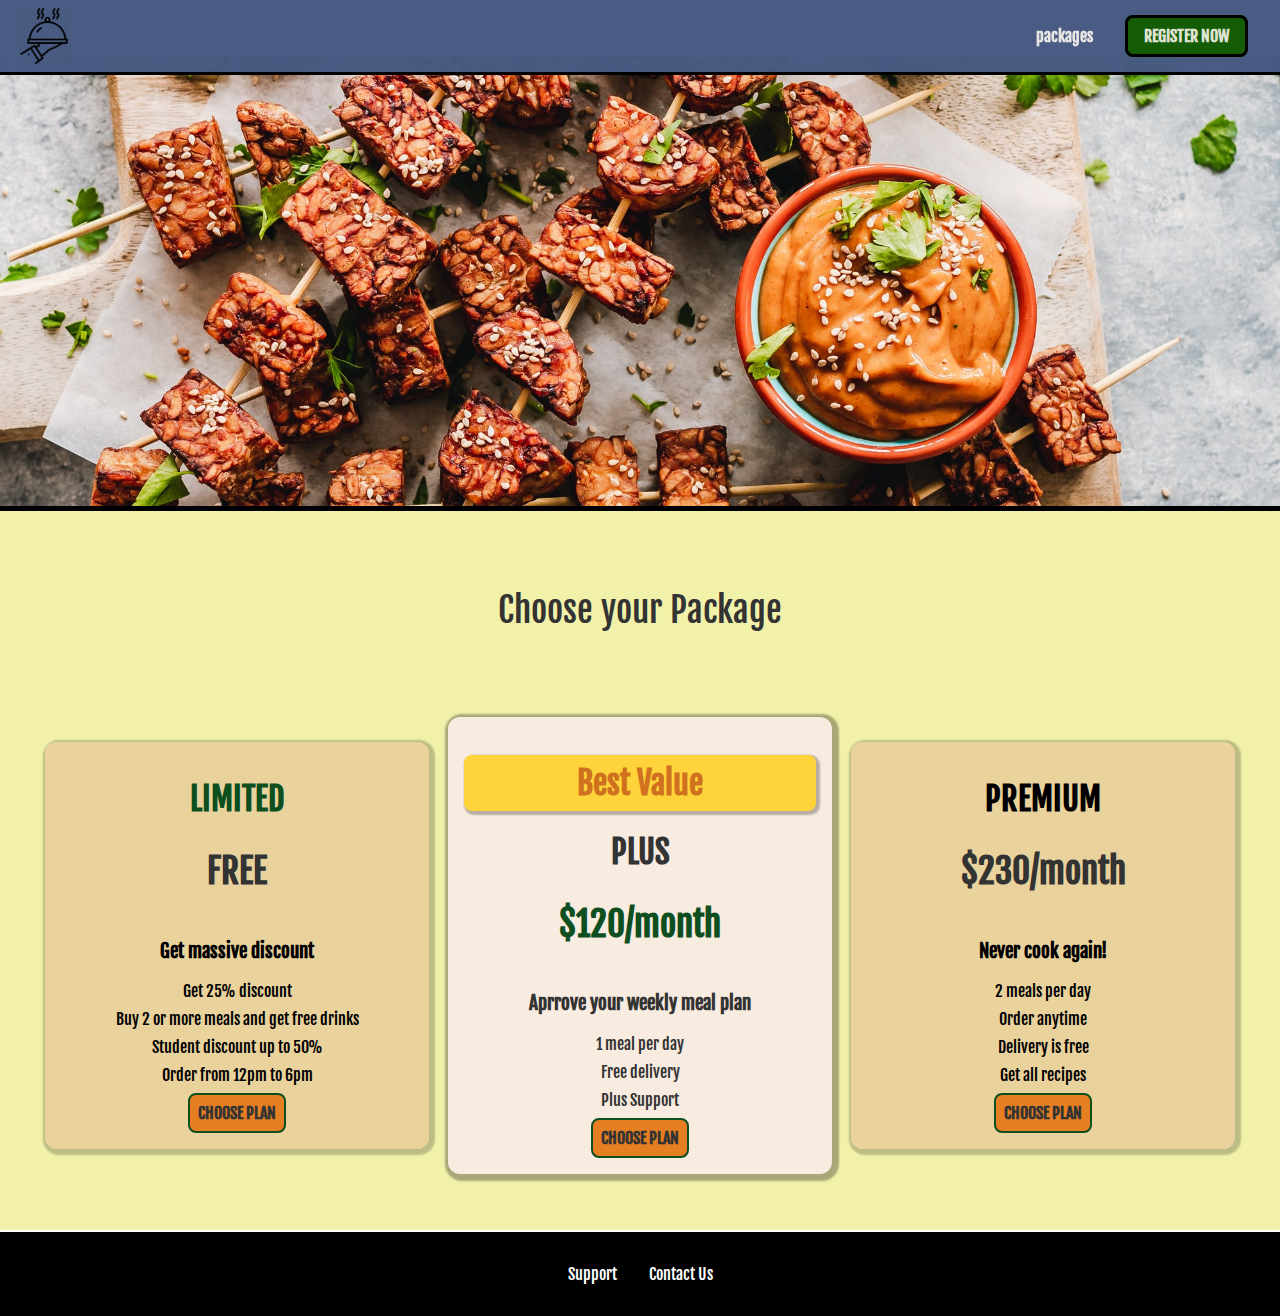
<file: index.html>
<!DOCTYPE html>
<html lang="en">
  <head>
    <meta charset="UTF-8" />
    <meta http-equiv="X-UA-Compatible" content="IE=edge" />
    <meta name="viewport" content="width=device-width, initial-scale=1.0" />
    <title>My Restaurant</title>
    <link rel="preconnect" href="https://fonts.googleapis.com" />
    <link rel="preconnect" href="https://fonts.gstatic.com" crossorigin />

    <link rel="stylesheet" href="shared.css" />
    <link rel="stylesheet" href="main.css" />
  </head>
  <body>
    <div class="backdrop"></div>
    <div class="modal">
      <h1 class="modal__title">Do you want to continue?</h1>
      <div class="modal__actions">
        <a href="register/index.html" class="modal__action">Yes!</a>
        <button class="modal__action modal__action--negative" type="button">
          No!
        </button>
      </div>
    </div>
    <header class="main-header">
      <div>
        <button class="toggle-button">
          <span class="toggle-button__bar"></span>
          <span class="toggle-button__bar"></span>
          <span class="toggle-button__bar"></span>
        </button>
        <a href="index.html" class="main-header__brand"
          ><img src="images/home-icon.png" alt=""
        /></a>
      </div>
      <nav class="main-nav">
        <ul class="main-nav__items">
          <li class="main-nav__item">
            <a href="packages/index.html">packages</a>
          </li>
          <li class="main-nav__item main-nav__item--cta">
            <a href="register/index.html">REGISTER NOW</a>
          </li>
        </ul>
      </nav>
    </header>
    <nav class="mobile-nav">
      <ul class="mobile-nav__items">
        <li class="mobile-nav__item">
          <a href="packages/index.html">Packages</a>
        </li>
        <li class="mobile-nav__item mobile-nav__item--cta">
          <a href="start-hosting/index.html">REGISTER NOW</a>
        </li>
      </ul>
    </nav>
    <main>
      <section id="productive-overview"></section>
      <section id="plans">
        <h2 class="section-primary">Choose your Package</h2>
        <div class="plan__header">
          <article class="plan">
            <h1 class="plan__name">LIMITED</h1>
            <h2 class="plan__price">FREE</h2>
            <h3>Get massive discount</h3>
            <ul class="plan__features">
              <li class="plan__feature">Get 25% discount</li>
              <li class="plan__feature">
                Buy 2 or more meals and get free drinks
              </li>
              <li class="plan__feature">Student discount up to 50%</li>
              <li class="plan__feature">Order from 12pm to 6pm</li>
            </ul>
            <div>
              <button class="button">CHOOSE PLAN</button>
            </div>
          </article>
          <article class="plan plan--highlighted">
            <h1 class="plan__badge">Best Value</h1>
            <h1 class="plan__title">PLUS</h1>
            <h2 class="plan__price">$120/month</h2>
            <h3>Aprrove your weekly meal plan</h3>
            <ul class="plan__features">
              <li class="plan__feature">1 meal per day</li>
              <li class="plan__feature">Free delivery</li>
              <li class="plan__feature">Plus Support</li>
            </ul>
            <div>
              <button class="button">CHOOSE PLAN</button>
            </div>
          </article>
          <article class="plan">
            <h1 class="plan__title">PREMIUM</h1>
            <h2 class="plan__price">$230/month</h2>
            <h3>Never cook again!</h3>

            <ul class="plan__features">
              <li class="plan__feature">2 meals per day</li>
              <li class="plan__feature">Order anytime</li>
              <li class="plan__feature">Delivery is free</li>
              <li class="plan__feature">Get all recipes</li>
            </ul>
            <div>
              <button class="button">CHOOSE PLAN</button>
            </div>
          </article>
        </div>
      </section>
    </main>
    <footer class="main-footer">
      <nav>
        <ul class="main-footer__links">
          <li class="main-footer__link">
            <a href="#">Support</a>
          </li>
          <li class="main-footer__link">
            <a href="#">Contact Us</a>
          </li>
        </ul>
      </nav>
    </footer>
    <script src="shared.js"></script>
  </body>
</html>
</file>
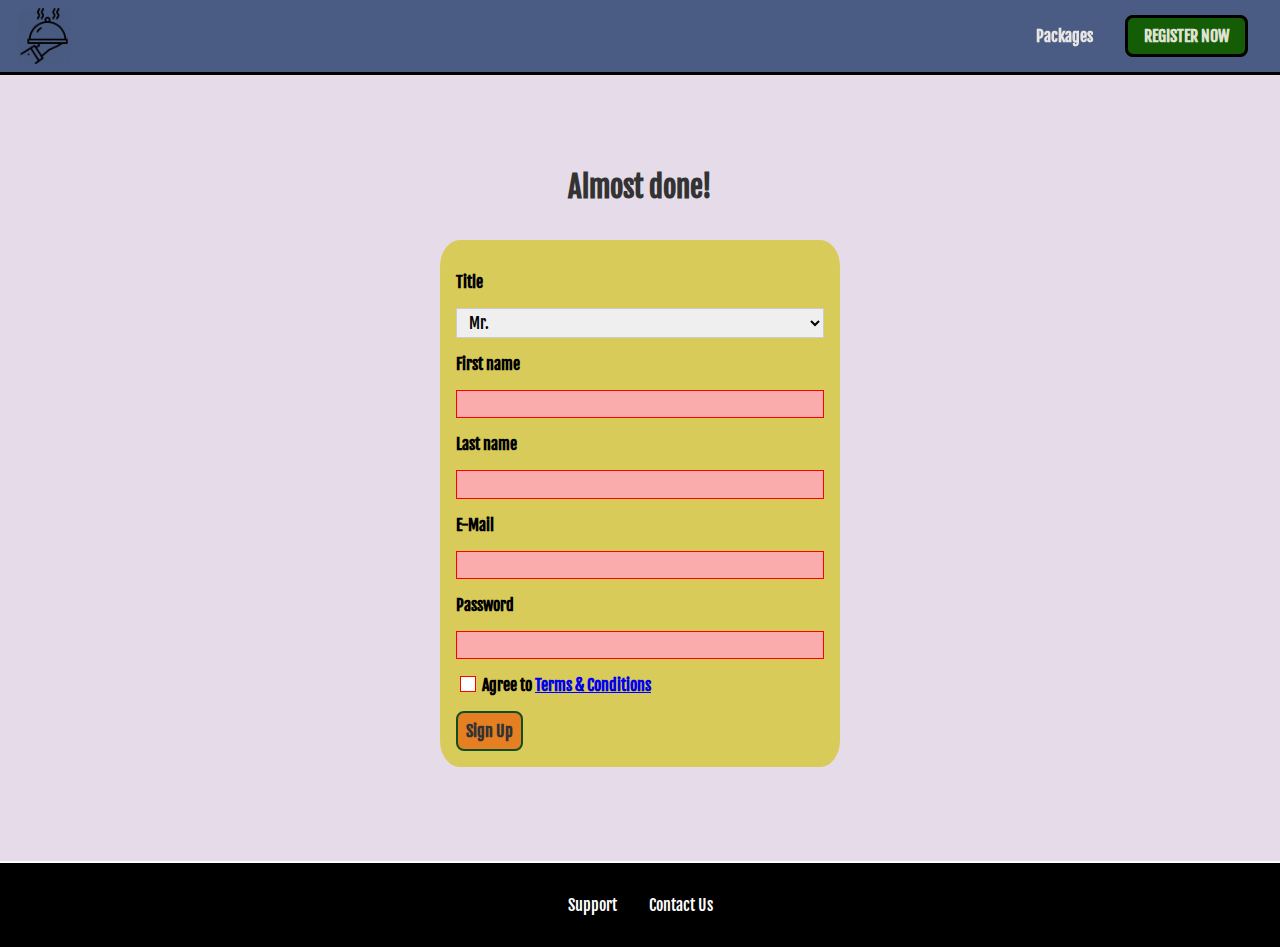
<file: register/index.html>
<!DOCTYPE html>
<html lang="en">
  <head>
    <meta charset="UTF-8" />
    <meta name="viewport" content="width=device-width, initial-scale=1.0" />
    <meta http-equiv="X-UA-Compatible" content="ie=edge" />
    <title>Signup</title>
    <link rel="shortcut icon" href="../favicon.png" />
    <link
      href="https://fonts.googleapis.com/css?family=Anton|Montserrat:400,700"
      rel="stylesheet"
    />
    <link rel="stylesheet" href="../shared.css" />
    <link rel="stylesheet" href="style-register.css" />
  </head>

  <body>
    <div class="backdrop"></div>
    <header class="main-header">
      <div>
        <button class="toggle-button">
          <span class="toggle-button__bar"></span>
          <span class="toggle-button__bar"></span>
          <span class="toggle-button__bar"></span>
        </button>
        <a href="../index.html" class="main-header__brand">
          <img src="../images/home-icon.png" alt="" />
        </a>
      </div>
      <nav class="main-nav">
        <ul class="main-nav__items">
          <li class="main-nav__item">
            <a href="../packages/index.html">Packages</a>
          </li>
          <li class="main-nav__item main-nav__item--cta">
            <a href="index.html">REGISTER NOW</a>
          </li>
        </ul>
      </nav>
    </header>
    <nav class="mobile-nav">
      <ul class="mobile-nav__items">
        <li class="mobile-nav__item">
          <a href="../packages/index.html">Packages</a>
        </li>
        <li class="mobile-nav__item mobile-nav__item--cta">
          <a href="index.html">REGISTER NOW</a>
        </li>
      </ul>
    </nav>
    <main class="signup-page">
      <h1 class="signup-title">Almost done!</h1>
      <form action="index.html" class="signup-form">
        <label for="title">Title</label>
        <select id="title">
          <option value="mr">Mr.</option>
          <option value="ms">Ms.</option>
        </select>
        <label for="first-name">First name</label>
        <input type="text" id="first-name" required />
        <label for="last-name">Last name</label>
        <input type="text" id="last-name" required />
        <label for="email">E-Mail</label>
        <input type="email" id="email" required />
        <label for="password">Password</label>
        <input type="password" id="password" required />
        <input type="checkbox" id="agree-terms" required />
        <label for="agree-terms"
          >Agree to
          <a href="#">Terms &amp; Conditions</a>
        </label>
        <button type="submit" class="button">Sign Up</button>
      </form>
    </main>
    <footer class="main-footer">
      <nav>
        <ul class="main-footer__links">
          <li class="main-footer__link">
            <a href="#">Support</a>
          </li>
          <li class="main-footer__link">
            <a href="#">Contact Us</a>
          </li>
        </ul>
      </nav>
    </footer>
    <script src="../shared.js"></script>
  </body>
</html>
</file>
<file: shared.css>
@import url("https://fonts.googleapis.com/css2?family=Fjalla+One&display=swap");

:root {
  --dark-green: #0e4f1f;
  --highlight-color: #ff1b68;
}

* {
  box-sizing: border-box;
}

body {
  font-family: "Fjalla One", sans-serif;
  margin: 0;
}

main {
  min-height: calc(100vh - 3.5rem - 8rem);
  margin-top: 3.5rem;
}

.backdrop {
  display: none;
  position: fixed;
  opacity: 0;
  top: 0;
  left: 0;
  z-index: 100;
  width: 100vw;
  height: 100vh;
  background: rgba(0, 0, 0, 0.5);
  transition: opacity 0.2s linear;
}

.main-header {
  width: 100%;
  position: fixed;
  top: 0;
  left: 0;
  /* background: rgba(13, 236, 188, 0.5); */
  background: rgba(71, 89, 129, 0.986);
  padding: 8px 16px;
  z-index: 1;
  display: flex;
  align-items: center;
  justify-content: space-between;
  border-bottom: 3px solid black;
}

/* .main-header > div {
  display: inline-block;
  vertical-align: middle;
} */

.toggle-button {
  width: 3rem;
  background: transparent;
  border: none;
  cursor: pointer;
  padding-top: 0;
  padding-bottom: 0;
  vertical-align: middle;
}

.toggle-button:focus {
  outline: none;
}

.toggle-button__bar {
  width: 100%;
  height: 0.2rem;
  background: black;
  display: block;
  margin: 0.6rem 0;
}

.main-header__brand {
  color: #0e4f1f;
  text-decoration: none;
  font-weight: bold;
}

.main-header__brand img {
  height: 3.5rem;
  vertical-align: middle;
}

.main-nav {
  display: none;
}

.main-nav__items {
  margin: 0;
  padding: 0;
  list-style: none;
  display: flex;
}

.main-nav__item {
  margin: 0 16px;
  transition: transform 0.5s;
  position: relative;
}

.main-nav__item:hover {
  transform: scale(1.2);
}

.main-nav__item a,
.mobile-nav__item a {
  text-decoration: none;
  color: rgba(252, 248, 240, 0.89);
  text-align: center;
  font-weight: bold;
  padding: 3px 0px;
}

.main-nav__item:not(.main-nav__item--cta):after {
  content: "";
  position: absolute;
  width: 100%;
  transform: scaleX(0);
  height: 2px;
  bottom: 0;
  left: 0;
  background-color: #13cf32;
  transform-origin: bottom left;
  transition: transform 0.35s ease-out;
  margin: -7px 0;
}

.main-nav__item:hover:after {
  transform: scaleX(1);
  transform-origin: bottom left;
}

.main-nav__item a:hover,
.main-nav__itema:active {
  color: rgb(230, 157, 21);
}

.main-nav__item--cta {
  animation: wiggle 200ms 3s 8 alternate;
}

.main-nav__item--cta a,
.mobile-nav__item--cta a {
  color: rgba(252, 248, 240, 0.89);
  background: rgb(21, 92, 7);
  padding: 8px 16px;
  border-radius: 8px;
  border: 3px solid black;
}

.main-nav__item--cta a:hover,
.main-nav__item--cta a:active,
.main-nav__item--cta a:hover,
.main-nav__item--cta a:active {
  color: green;
  background: white;
  border: none;
}

.main-footer {
  background: black;
  padding: 32px;
  border-top: 2px solid rgb(253, 253, 253);
}

.main-footer__links {
  list-style: none;
  margin: 0;
  padding: 0;
  display: flex;
  flex-direction: column;
  align-items: center;
}

.main-footer__link {
  margin: 0.5rem 0;
}

.main-footer__link a {
  color: white;
  text-decoration: none;
}

.main-footer__link a:hover,
.main-footer__link a:active {
  color: #ccc;
}

.mobile-nav {
  display: none;
  position: fixed;
  z-index: 101;
  top: 0;
  left: 0;
  background: rgba(0, 0, 0, 0.774);
  width: 80%;
  height: 100vh;
}

.mobile-nav__items {
  width: 90%;
  height: 100%;
  list-style: none;
  margin: 0 auto;
  padding: 0;
  display: flex;
  flex-direction: column;
  justify-content: center;
  align-items: center;
}

.mobile-nav__item {
  margin: 1rem 0;
}

.mobile-nav__item a {
  font-size: 1.5rem;
}

.button {
  background: #e67e22;
  color: #333;
  font: inherit;
  border: 2.5px solid var(--dark-green);
  padding: 8px;
  border-radius: 8px;
  font-weight: bold;
  cursor: pointer;
}

.button:hover,
.button:active {
  background: white;
  color: var(--dark-green);
}

.button:focus {
  outline: none;
}

.open {
  display: block !important;
  opacity: 1 !important;
  transform: translateY(0) !important;
}

@media (min-width: 40rem) {
  .toggle-button {
    display: none;
  }

  .main-nav {
    display: flex;
  }

  .main-footer__link {
    margin: 0 1rem;
  }

  .main-footer__links {
    flex-direction: row;
    justify-content: center;
  }
}

@keyframes wiggle {
  from {
    transform: rotateZ(0);
  }
  to {
    transform: rotateZ(10deg);
  }
}
</file>
<file: main.css>
#productive-overview {
  background: url("images/Main-pic.jpg") center / cover no-repeat;
  /* background-size: cover;
  background-position: left 10% bottom 20%; */
  /* background-repeat: no-repeat; */
  width: 100vw;
  height: 50vh;
  /* margin-top: 3.5rem;  WE DON'T NEED IT ANYMORE; BECAUSE WE DEFINED A GENERAL RULE IN OUR SHARED.CSS IN MAIN SECTION  */
  position: relative;
}
.section-primary {
  font-weight: 500;
  padding-top: 3rem;
  color: #333;
  text-align: center;
  font-size: 35px;
}

.section-secondary {
  color: #333;
  text-align: center;
  font-weight: 500;
  font-size: 35px;
}

/* .plan__list {
  width: 100%;

  text-align: center;
} */

#plans {
  background: rgb(241, 241, 170);
  border-top: 5px solid black;
  /* border-bottom: 5px solid black; */
}
.plan {
  background: #e9ce9ce5;
  text-align: center;
  padding: 1rem;
  /* border-top: 2px solid black; */
  margin: 3.5rem 0;
  width: 100%;
  border-radius: 12px;
  box-shadow: 2px 2px 2px 4px rgba(0, 0, 0, 0.219);
  /* box-shadow: 2px 2px 2px 2px rgba(0, 0, 0, 0.267); */
}

.plan--highlighted {
  background: #f8ebe0;
  color: #333;
  border-radius: 12px;
  /* box-shadow: 2px 2px 2px 2px rgba(0, 0, 0, 0.267); */
}

.plan__badge {
  background: #ffd43b;
  color: #cf711f;
  padding: 8px;
  box-shadow: 2px 2px 2px 2px rgba(0, 0, 0, 0.267);
  border-radius: 8px;
}

.plan__name {
  color: #0e4f1f;
}

.plan__price {
  color: #333;
  font-size: 2.2rem;
  padding-bottom: 1rem;
}

.plan--highlighted .plan__title {
  color: #333;
}
.plan--highlighted .plan__price {
  color: #0e4f1f;
}
.plan__features {
  list-style: none;
  margin: 0;
  padding: 0;
}

.plan__feature {
  margin: 0.5rem 0;
}

.modal {
  position: fixed;
  z-index: 200;
  opacity: 0;
  transform: translateY(-3rem);
  transition: opacity 200m ease-out, transform 500ms ease-out;
  top: 20%;
  left: 30%;
  width: 40%;
  background: rgb(204, 201, 201);
  border-radius: 17%;
  padding: 1rem;
  border: 1px solid #ccc;
  box-shadow: 12px 12px 12px rgba(0, 0, 0, 0.24);
}

.modal__title {
  text-align: center;
  color: #333;
  margin: 0.9rem 0;
}

.modal__actions {
  text-align: center;
}

.modal__action {
  border: 1px solid #0e4f1f;
  border-radius: 10%;
  background: #0e4f1f;
  text-decoration: none;
  color: white;
  font: inherit;
  padding: 0.5rem 1rem;
  cursor: pointer;
}

.modal__action:hover,
.modal__action:active {
  background: #2ddf5c;
  border-color: #2ddf5c;
}

.modal__action--negative {
  background: red;
  border-color: red;
}

.modal__action--negative:hover,
.modal__action--negative:active {
  background: #ff5454;
  border-color: #ff5454;
}

@media (min-width: 40rem) {
  .plan__header {
    width: 100%;
    text-align: center;
  }

  .plan {
    display: inline-block;
    width: 30%;
    vertical-align: middle;
    max-width: 25rem;
  }

  .plan--highlighted {
    box-shadow: 2px 2px 2px 5px rgba(0, 0, 0, 0.301);
    margin-right: 1rem;
    margin-left: 1rem;
  }
}
</file>
<file: register/style-register.css>
main {
  padding-top: 1rem;
}

body {
  font-family: "Fjalla One", sans-serif;
}

.signup-page {
  background: rgb(230, 220, 233);
  /* margin-top: 14px; */
  padding: 94px 0;
}
.signup-title {
  text-align: center;
  font-size: 1.8rem;
  color: #333;
  padding-bottom: 15px;
}

.signup-form {
  padding: 1rem;
  background: rgb(216, 203, 90);
  border-radius: 5%;
}

.signup-form label {
  font-weight: bold;
}

.signup-form label,
.signup-form input,
.signup-form select {
  display: block;
  margin-top: 1rem;
  width: 100%;
}

.signup-form input[id*="terms"],
.signup-form input[id*="terms"] + label {
  display: inline-block;
  width: auto;
  vertical-align: bottom;
}

.signup-form input:not([type="checkbox"]),
.signup-form select {
  border: 1px solid #ccc;
  padding: 0.2rem 0.5rem;
  font: inherit;
}

.signup-form input:focus,
.signup-form select:focus {
  outline: none;
  background: #d8f3df;
  border-color: #2ddf5c;
}
.signup-form input[type="checkbox"] {
  border: 1px solid #ccc;
  background: white;
  width: 1rem;
  height: 1rem;
  -webkit-appearance: none;
  -moz-appearance: none;
  appearance: none;
}
.signup-form input[type="checkbox"]:checked {
  background: #2ddf5c;
  border: #0e4f1f;
}
.signup-form input.invalid,
.signup-form select.invalid,
.signup-form :invalid {
  border-color: red !important;
  background: #faacac;
}

.signup-form button[type="submit"] {
  display: block;
  margin-top: 1rem;
}

@media (min-width: 40rem) {
  .signup-form {
    margin: auto;
    width: 25rem;
  }
}
</file>
